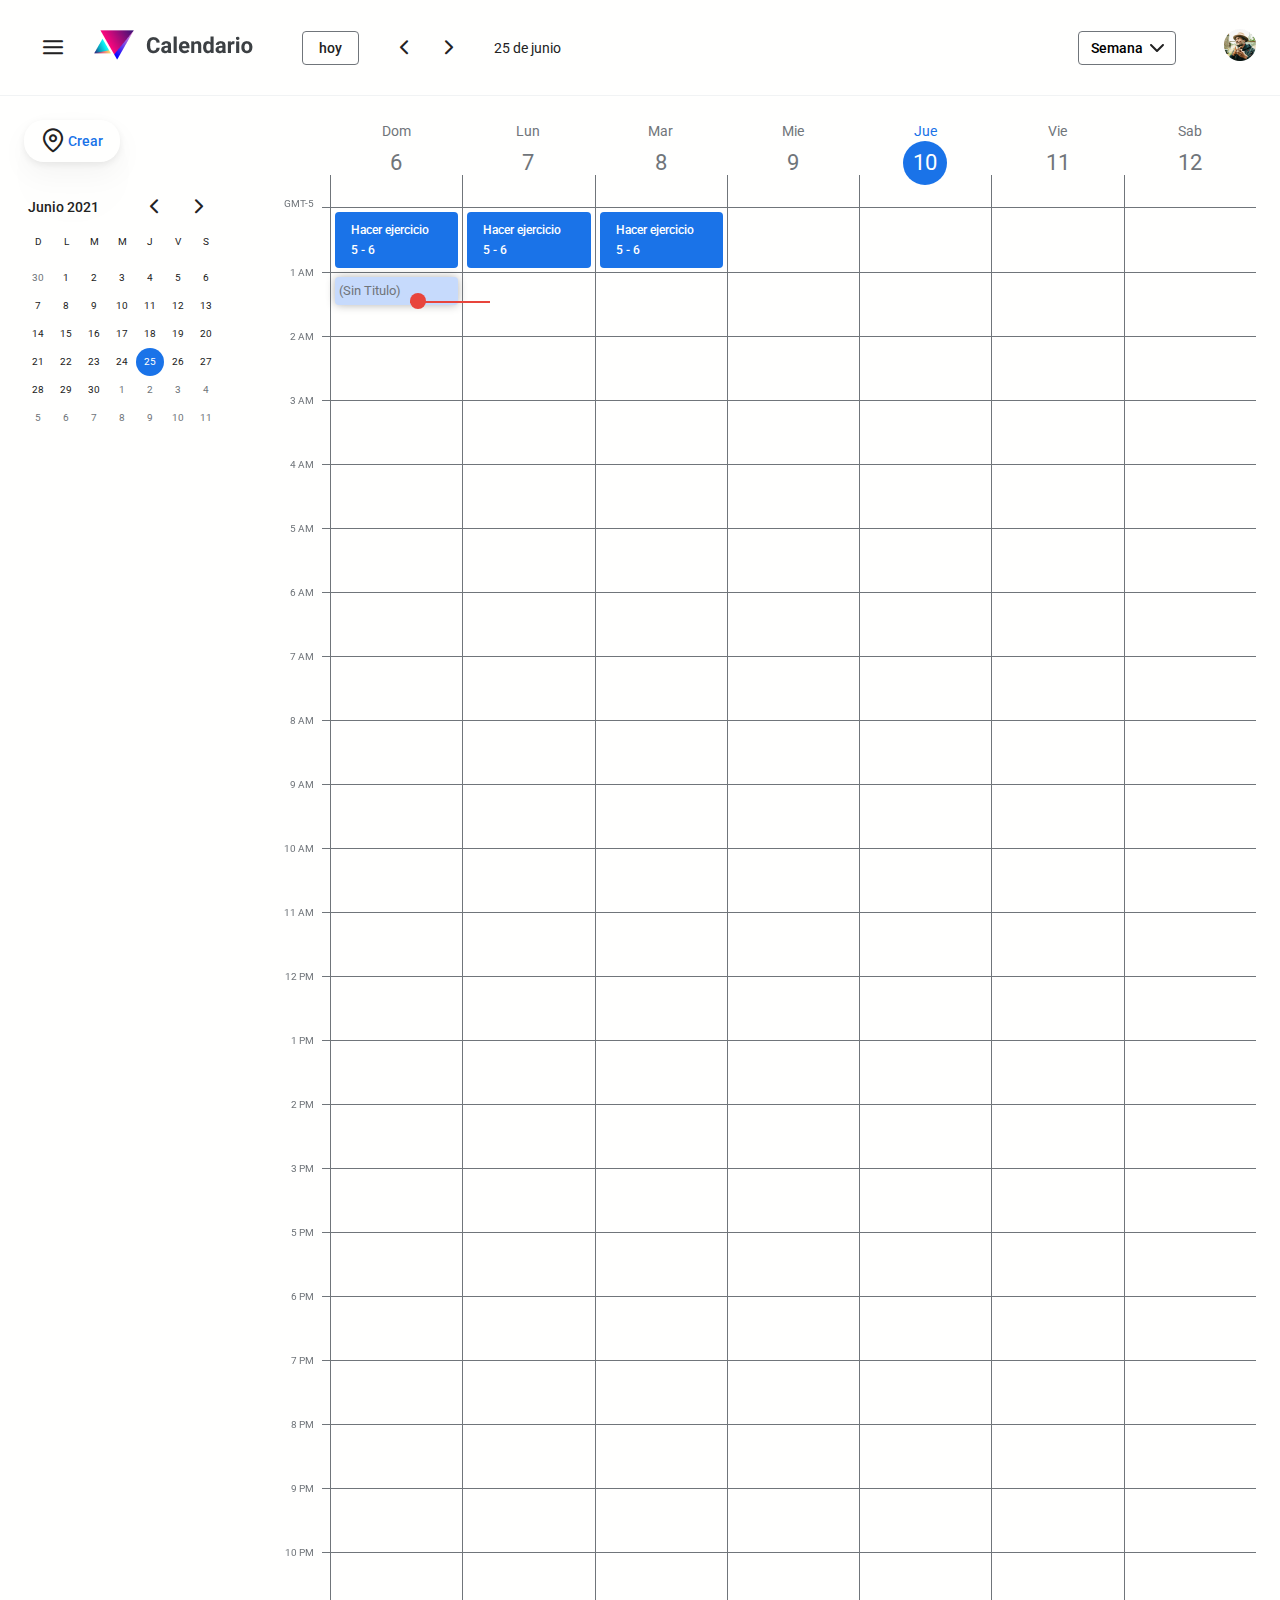
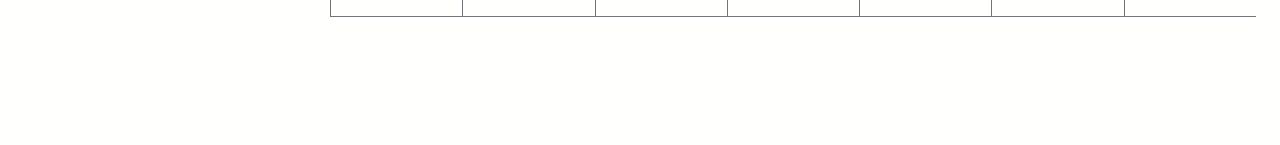
<file: calendar-principal/index.html>
<!DOCTYPE html>
<html lang="es">
<head>
    <meta charset="UTF-8">
    <meta name="viewport" content="width=device-width, initial-scale=1.0">
    <link rel="stylesheet" href="styles/style.css">
    <title>Google Calendar</title>
    <link rel="preconnect" href="https://fonts.googleapis.com">
    <link rel="preconnect" href="https://fonts.gstatic.com" crossorigin>
    <link href="https://fonts.googleapis.com/css2?family=Roboto:wght@400;500&display=swap" rel="stylesheet">
</head>
<body>
    <div class="grid">
        <div class="header">
            <div class="header-primary">
                <div class="primary_sub">
                    <button class="button iscompact">
                        <i class="icon-icon-hamburguer-button">
                        </i>
                    </button>
                    <a href="./index.html" aria-current="page" aria-label="Calendar" tabindex="-1">
                        <img src="./img/logo.png" alt="">
                    </a>
                </div>
                <div class="calendar-status">
                    <button class="button is-secondary">
                        hoy
                    </button>
                    <span class="calendar-status_navigation">
                        <a href="" class="button is-compact" aria-label="Semana Anterior">
                            <i class="icon-icon-chevron-left" aria-hidden="true"></i>
                        </a>
                        <a href="" class="button is-compact" aria-label="Siguiente Semana">
                            <i class="icon-icon-chevron-right" aria-hidden="true"></i>
                        </a>
                    </span>
                    <time class="calendar-status_date" datetime="25-06-2021">25 de junio</time>
                </div>
            </div>
            <div class="header-secondary">
                <select class="select" name="" id="">
                    <option value="" selected>Semana</option>
                    <option value="">Dia</option>
                </select>
                <a href="#user">
                    <img src="./img/sir.png" alt="">
                </a>
            </div>  
        </div>
        <div class="sidebar">
            <button class="button is-rounded is-shadowed">
                <i class="icon-icon-gps" aria-hidden="true"></i>
                <span>Crear</span>
            </button>
            <div class="mini-calendar" aria-label="Calendario de navegacion">
                <div class="mini-calendar_status">
                    <time class="mini-calendar_date" datetime="2021-06">Junio 2021</time>
                    <div class="mini-calendar_navigation">
                        <a class="button is-compact" href="#prevMonth" aria-label="Mes Anterior">
                            <i class="icon-icon-chevron-left" aria-hidden="true"></i>
                        </a>
                        <a class="button is-compact" href="#nextMonth" aria-label="Siguiente Mes">
                            <i class="icon-icon-chevron-right" aria-hidden="true"></i>
                        </a>
                    </div> 
                </div>
                <div class="mini-calendar_header">
                    <span class="mini-calendar_weekday">D</span>
                    <span class="mini-calendar_weekday">L</span>
                    <span class="mini-calendar_weekday">M</span>
                    <span class="mini-calendar_weekday">M</span>
                    <span class="mini-calendar_weekday">J</span>
                    <span class="mini-calendar_weekday">V</span>
                    <span class="mini-calendar_weekday">S</span>
                </div>
                <div class="mini-calendar_month">
                    <div class="calendar-month_day is-inactive">30</div>
                    <div class="calendar-month_day">1</div>
                    <div class="calendar-month_day">2</div>
                    <div class="calendar-month_day">3</div>
                    <div class="calendar-month_day">4</div>
                    <div class="calendar-month_day">5</div>
                    <div class="calendar-month_day">6</div>
                    <div class="calendar-month_day">7</div>
                    <div class="calendar-month_day">8</div>
                    <div class="calendar-month_day">9</div>
                    <div class="calendar-month_day">10</div>
                    <div class="calendar-month_day">11</div>
                    <div class="calendar-month_day">12</div>
                    <div class="calendar-month_day">13</div>
                    <div class="calendar-month_day">14</div>
                    <div class="calendar-month_day">15</div>
                    <div class="calendar-month_day">16</div>
                    <div class="calendar-month_day">17</div>
                    <div class="calendar-month_day">18</div>
                    <div class="calendar-month_day">19</div>
                    <div class="calendar-month_day">20</div>
                    <div class="calendar-month_day">21</div>
                    <div class="calendar-month_day">22</div>
                    <div class="calendar-month_day">23</div>
                    <div class="calendar-month_day">24</div>
                    <div class="calendar-month_day is-selected">25</div>
                    <div class="calendar-month_day">26</div>
                    <div class="calendar-month_day">27</div>
                    <div class="calendar-month_day">28</div>
                    <div class="calendar-month_day">29</div>
                    <div class="calendar-month_day">30</div>
                    <div class="calendar-month_day is-inactive">1</div>
                    <div class="calendar-month_day is-inactive">2</div>
                    <div class="calendar-month_day is-inactive">3</div>
                    <div class="calendar-month_day is-inactive">4</div>
                    <div class="calendar-month_day is-inactive">5</div>
                    <div class="calendar-month_day is-inactive">6</div>
                    <div class="calendar-month_day is-inactive">7</div>
                    <div class="calendar-month_day is-inactive">8</div>
                    <div class="calendar-month_day is-inactive">9</div>
                    <div class="calendar-month_day is-inactive">10</div>
                    <div class="calendar-month_day is-inactive">11</div>
                </div>
            </div>
        </div>
        <main class="calendar">
            <div class="current-time"></div>
            <div class="calendar-week">
                <div class="timezone-cell">GMT-5</div>
                <h2 class="calendar-day">
                    <a href="./calendar-by-day.html" aria-label="Domingo 06 de junio">
                        <time datetime="06-06-2021">
                            <span>Dom</span> <br>
                            <span>6</span>
                        </time>
                    </a>
                </h2>
                <h2 class="calendar-day">
                    <a href="./calendar-by-day.html" aria-label="Lunes 07 de junio">
                        <time datetime="06-06-2021">
                            <span>Lun</span> <br>
                            <span>7</span>
                        </time>
                    </a>
                </h2>
                <h2 class="calendar-day">
                    <a href="./calendar-by-day.html" aria-label="Martes 08 de junio">
                        <time datetime="06-06-2021">
                            <span>Mar</span> <br>
                            <span>8</span>
                        </time>
                    </a>
                </h2>
                <h2 class="calendar-day">
                    <a href="./calendar-by-day.html" aria-label="Miercoles 09 de junio">
                        <time datetime="06-06-2021">
                            <span>Mie</span> <br>
                            <span>9</span>
                        </time>
                    </a>
                </h2>
                <h2 class="calendar-day is-selected">
                    <a href="./calendar-by-day.html" aria-label="Jueves 10 de junio">
                        <time datetime="06-06-2021">
                            <span>Jue</span> <br>
                            <span>10</span>
                        </time>
                    </a>
                </h2>
                <h2 class="calendar-day">
                    <a href="./calendar-by-day.html" aria-label="Viernes 11 de junio">
                        <time datetime="06-06-2021">
                            <span>Vie</span> <br>
                            <span>11</span>
                        </time>
                    </a>
                </h2>
                <h2 class="calendar-day">
                    <a href="./calendar-by-day.html" aria-label="Sabado  12 de junio">
                        <time datetime="06-06-2021">
                            <span>Sab</span> <br>
                            <span>12</span>
                        </time>
                    </a>
                </h2>
                <span class="hourCell"></span> 
                <div class="task-cell">
                    <div tabindex="0" class="task" aria-label="De 17:00 a 18:00, hacer ejercicio">
                        <p>Hacer ejercicio</p>
                        <p>
                            <time datetime="17:00">5</time> - <time datetime="18:00">6</time>
                        </p>
                    </div>
                </div>  
                <div class="task-cell">
                    <div tabindex="0" class="task" aria-label="De 17:00 a 18:00, hacer ejercicio">
                        <p>Hacer ejercicio</p>
                        <p>
                            <time datetime="17:00">5</time> - <time datetime="18:00">6</time>
                        </p>
                    </div>
                </div>
                <div class="task-cell">
                    <div tabindex="0" class="task" aria-label="De 17:00 a 18:00, hacer ejercicio">
                        <p>Hacer ejercicio</p>
                        <p>
                            <time datetime="17:00">5</time> - <time datetime="18:00">6</time>
                        </p>
                    </div>
                </div>
                <div class="task-cell"></div>            
                <div class="task-cell"></div>            
                <div class="task-cell"></div>            
                <div class="task-cell"></div>   
                <span class="hourCell">1 AM</span> 
                <div class="task-cell is-active">
                </div>  
                <div class="task-cell">
                </div>
                <div class="task-cell">
                </div>
                <div class="task-cell"></div>            
                <div class="task-cell"></div>            
                <div class="task-cell"></div>            
                <div class="task-cell"></div>
                <span class="hourCell">2 AM</span> 
                <div class="task-cell">
                </div>  
                <div class="task-cell">
                </div>
                <div class="task-cell">
                </div>
                <div class="task-cell"></div>            
                <div class="task-cell"></div>            
                <div class="task-cell"></div>            
                <div class="task-cell"></div>
                <span class="hourCell">3 AM</span> 
                <div class="task-cell">
                </div>  
                <div class="task-cell">
                </div>
                <div class="task-cell">
                </div>
                <div class="task-cell"></div>            
                <div class="task-cell"></div>            
                <div class="task-cell"></div>            
                <div class="task-cell"></div>
                <span class="hourCell">4 AM</span> 
                <div class="task-cell">
                </div>  
                <div class="task-cell">
                </div>
                <div class="task-cell">
                </div>
                <div class="task-cell"></div>            
                <div class="task-cell"></div>            
                <div class="task-cell"></div>            
                <div class="task-cell"></div>
                <span class="hourCell">5 AM</span> 
                <div class="task-cell">
                </div>  
                <div class="task-cell">
                </div>
                <div class="task-cell">
                </div>
                <div class="task-cell"></div>            
                <div class="task-cell"></div>            
                <div class="task-cell"></div>            
                <div class="task-cell"></div>
                <span class="hourCell">6 AM</span> 
                <div class="task-cell">
                </div>  
                <div class="task-cell">
                </div>
                <div class="task-cell">
                </div>
                <div class="task-cell"></div>            
                <div class="task-cell"></div>            
                <div class="task-cell"></div>            
                <div class="task-cell"></div>
                <span class="hourCell">7 AM</span> 
                <div class="task-cell">
                </div>  
                <div class="task-cell">
                </div>
                <div class="task-cell">
                </div>
                <div class="task-cell"></div>            
                <div class="task-cell"></div>            
                <div class="task-cell"></div>            
                <div class="task-cell"></div>
                <span class="hourCell">8 AM</span> 
                <div class="task-cell">
                </div>  
                <div class="task-cell">
                </div>
                <div class="task-cell">
                </div>
                <div class="task-cell"></div>            
                <div class="task-cell"></div>            
                <div class="task-cell"></div>            
                <div class="task-cell"></div>
                <span class="hourCell">9 AM</span> 
                <div class="task-cell">
                </div>  
                <div class="task-cell">
                </div>
                <div class="task-cell">
                </div>
                <div class="task-cell"></div>            
                <div class="task-cell"></div>            
                <div class="task-cell"></div>            
                <div class="task-cell"></div>
                <span class="hourCell">10 AM</span> 
                <div class="task-cell">
                </div>  
                <div class="task-cell">
                </div>
                <div class="task-cell">
                </div>
                <div class="task-cell"></div>            
                <div class="task-cell"></div>            
                <div class="task-cell"></div>            
                <div class="task-cell"></div>
                <span class="hourCell">11 AM</span> 
                <div class="task-cell">
                </div>  
                <div class="task-cell">
                </div>
                <div class="task-cell">
                </div>
                <div class="task-cell"></div>            
                <div class="task-cell"></div>            
                <div class="task-cell"></div>            
                <div class="task-cell"></div>
                <span class="hourCell">12 PM</span> 
                <div class="task-cell">
                </div>  
                <div class="task-cell">
                </div>
                <div class="task-cell">
                </div>
                <div class="task-cell"></div>            
                <div class="task-cell"></div>            
                <div class="task-cell"></div>            
                <div class="task-cell"></div>
                <span class="hourCell">1 PM</span> 
                <div class="task-cell">
                </div>  
                <div class="task-cell">
                </div>
                <div class="task-cell">
                </div>
                <div class="task-cell"></div>            
                <div class="task-cell"></div>            
                <div class="task-cell"></div>            
                <div class="task-cell"></div>
                <span class="hourCell">2 PM</span> 
                <div class="task-cell">
                </div>  
                <div class="task-cell">
                </div>
                <div class="task-cell">
                </div>
                <div class="task-cell"></div>            
                <div class="task-cell"></div>            
                <div class="task-cell"></div>            
                <div class="task-cell"></div>
                <span class="hourCell">3 PM</span> 
                <div class="task-cell">
                </div>  
                <div class="task-cell">
                </div>
                <div class="task-cell">
                </div>
                <div class="task-cell"></div>            
                <div class="task-cell"></div>            
                <div class="task-cell"></div>            
                <div class="task-cell"></div>
                <span class="hourCell">5 PM</span> 
                <div class="task-cell">
                </div>  
                <div class="task-cell">
                </div>
                <div class="task-cell">
                </div>
                <div class="task-cell"></div>            
                <div class="task-cell"></div>            
                <div class="task-cell"></div>            
                <div class="task-cell"></div>
                <span class="hourCell">6 PM</span> 
                <div class="task-cell">
                </div>  
                <div class="task-cell">
                </div>
                <div class="task-cell">
                </div>
                <div class="task-cell"></div>            
                <div class="task-cell"></div>            
                <div class="task-cell"></div>            
                <div class="task-cell"></div>
                <span class="hourCell">7 PM</span> 
                <div class="task-cell">
                </div>  
                <div class="task-cell">
                </div>
                <div class="task-cell">
                </div>
                <div class="task-cell"></div>            
                <div class="task-cell"></div>            
                <div class="task-cell"></div>            
                <div class="task-cell"></div>
                <span class="hourCell">8 PM</span> 
                <div class="task-cell">
                </div>  
                <div class="task-cell">
                </div>
                <div class="task-cell">
                </div>
                <div class="task-cell"></div>            
                <div class="task-cell"></div>            
                <div class="task-cell"></div>            
                <div class="task-cell"></div>
                <span class="hourCell">9 PM</span> 
                <div class="task-cell">
                </div>  
                <div class="task-cell">
                </div>
                <div class="task-cell">
                </div>
                <div class="task-cell"></div>            
                <div class="task-cell"></div>            
                <div class="task-cell"></div>            
                <div class="task-cell"></div>
                <span class="hourCell">10 PM</span> 
                <div class="task-cell">
                </div>  
                <div class="task-cell">
                </div>
                <div class="task-cell">
                </div>
                <div class="task-cell"></div>            
                <div class="task-cell"></div>            
                <div class="task-cell"></div>            
                <div class="task-cell"></div>
                        
            </div>
        </main>
        <dialog class="modal">
            <form class="create-task">
                <div class="input is-oustanding">
                    <div class="input-body">
                        <input required name="tittle" type="text" placeholder="Añade in título">
                    </div>
                </div>

                <div class="input">
                    <i class="icon-icon-clock"></i>
                    <div class="input-body">
                        <input type="date" name="date" required>
                        <input type="time" name="time-start" required>
                        <input type="time" name="time-end" required>
                    </div>
                </div>

                <div class="input">
                    <i class="icon-icon-users"></i>
                    <div class="input-body">
                        <input type="text" list="guests" name="guests" placeholder="Agregar invitados" required>
                        <datalist id="guests">
                            <option value="Leonidas"></option>
                            <option value="Nefi"></option>
                            <option value="Lizeht"></option>
                            <option value="Jhamil"></option>
                        </datalist>
                    </div>
                </div>

                <div class="input">
                    <i class="icon-icon-gps"></i>
                    <div class="input-body">
                        <input name="location" type="text" placeholder="Agregar ubicación">
                    </div>
                </div>
                <div class="input">
                    <i class="icon-icon-text"></i>
                    <div class="input-body">
                        <input type="file" multiple>
                    </div>
                </div>
                <div class="input">
                    <i class="icon-icon-text"></i>
                    <div class="input-body">
                        <textarea name="description" placeholder="Agregar descripcion" id="" cols="40" rows="2"></textarea>
                    </div>
                </div>
            </form>
            <div class="modal-actions">
                <button id="close-modal" class="button">
                    cancelar
                </button>
                <button class="button is-primary">
                    Guardar
                </button>
            </div>
        </dialog>
    </div>
    <script src="./js/app.js" type="module"></script>
</body>
</html>
</file>
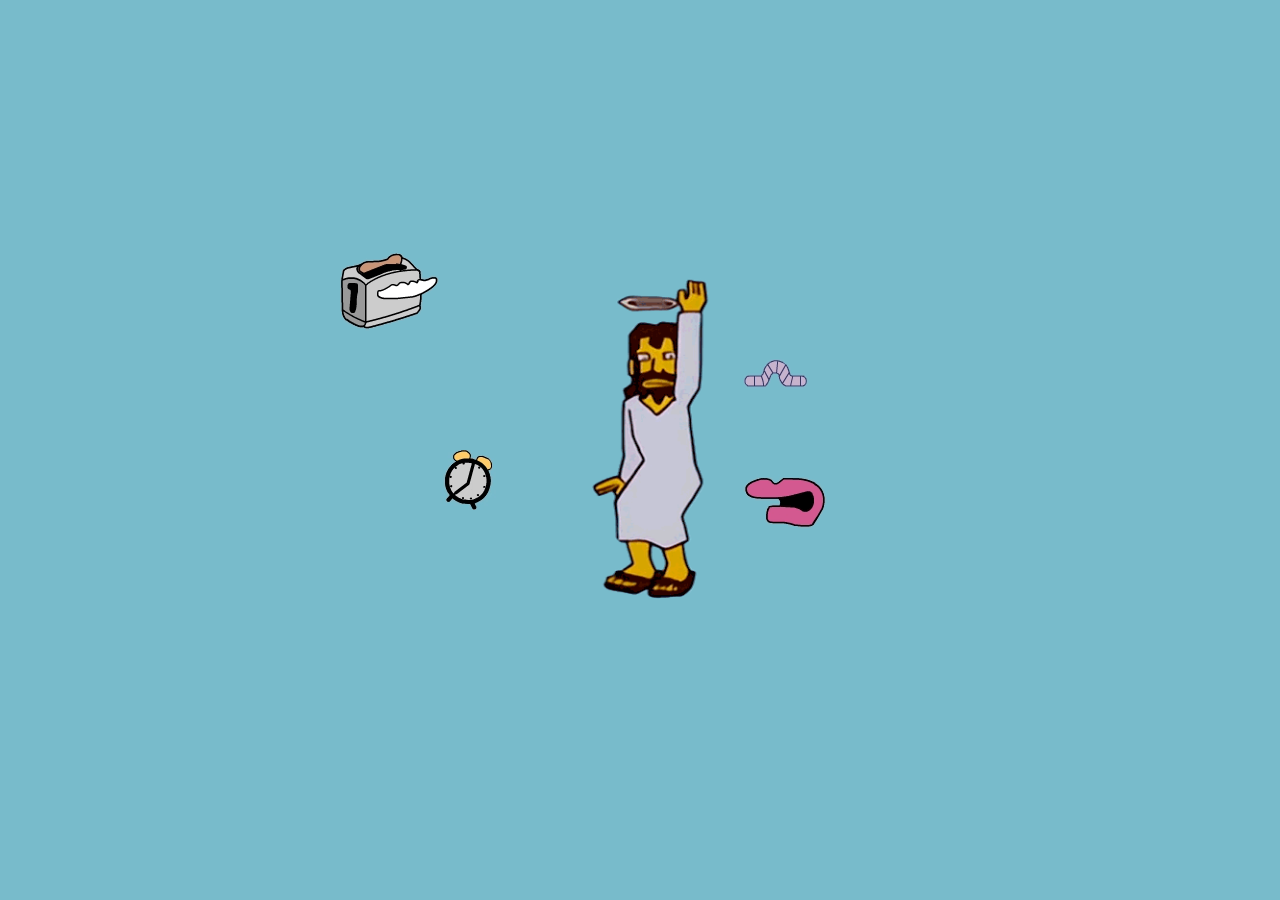
<file: page-homer/index.html>
<!DOCTYPE html>
<html lang="en">
<head>
    <meta charset="UTF-8">
    <meta name="viewport" content="width=device-width, initial-scale=1.0">
    <title>Homer Website</title>
    <link rel="stylesheet" href="styles/index.css">
</head>
<body>
    <div class="grid">
        <img class="mouth" src="./images/boca.gif" alt="">
        <img class="bell" src="./images/campana.gif" alt="">
        <img class="god" src="./images/dios.gif" alt="">
        <img class="worn" src="./images/gusano.gif" alt="">
        <img class="clock" src="./images/reloj.gif" alt="">
        <img class="toaster" src="./images/tostadora.gif" alt="">
    </div>
</body>
</html>
</file>
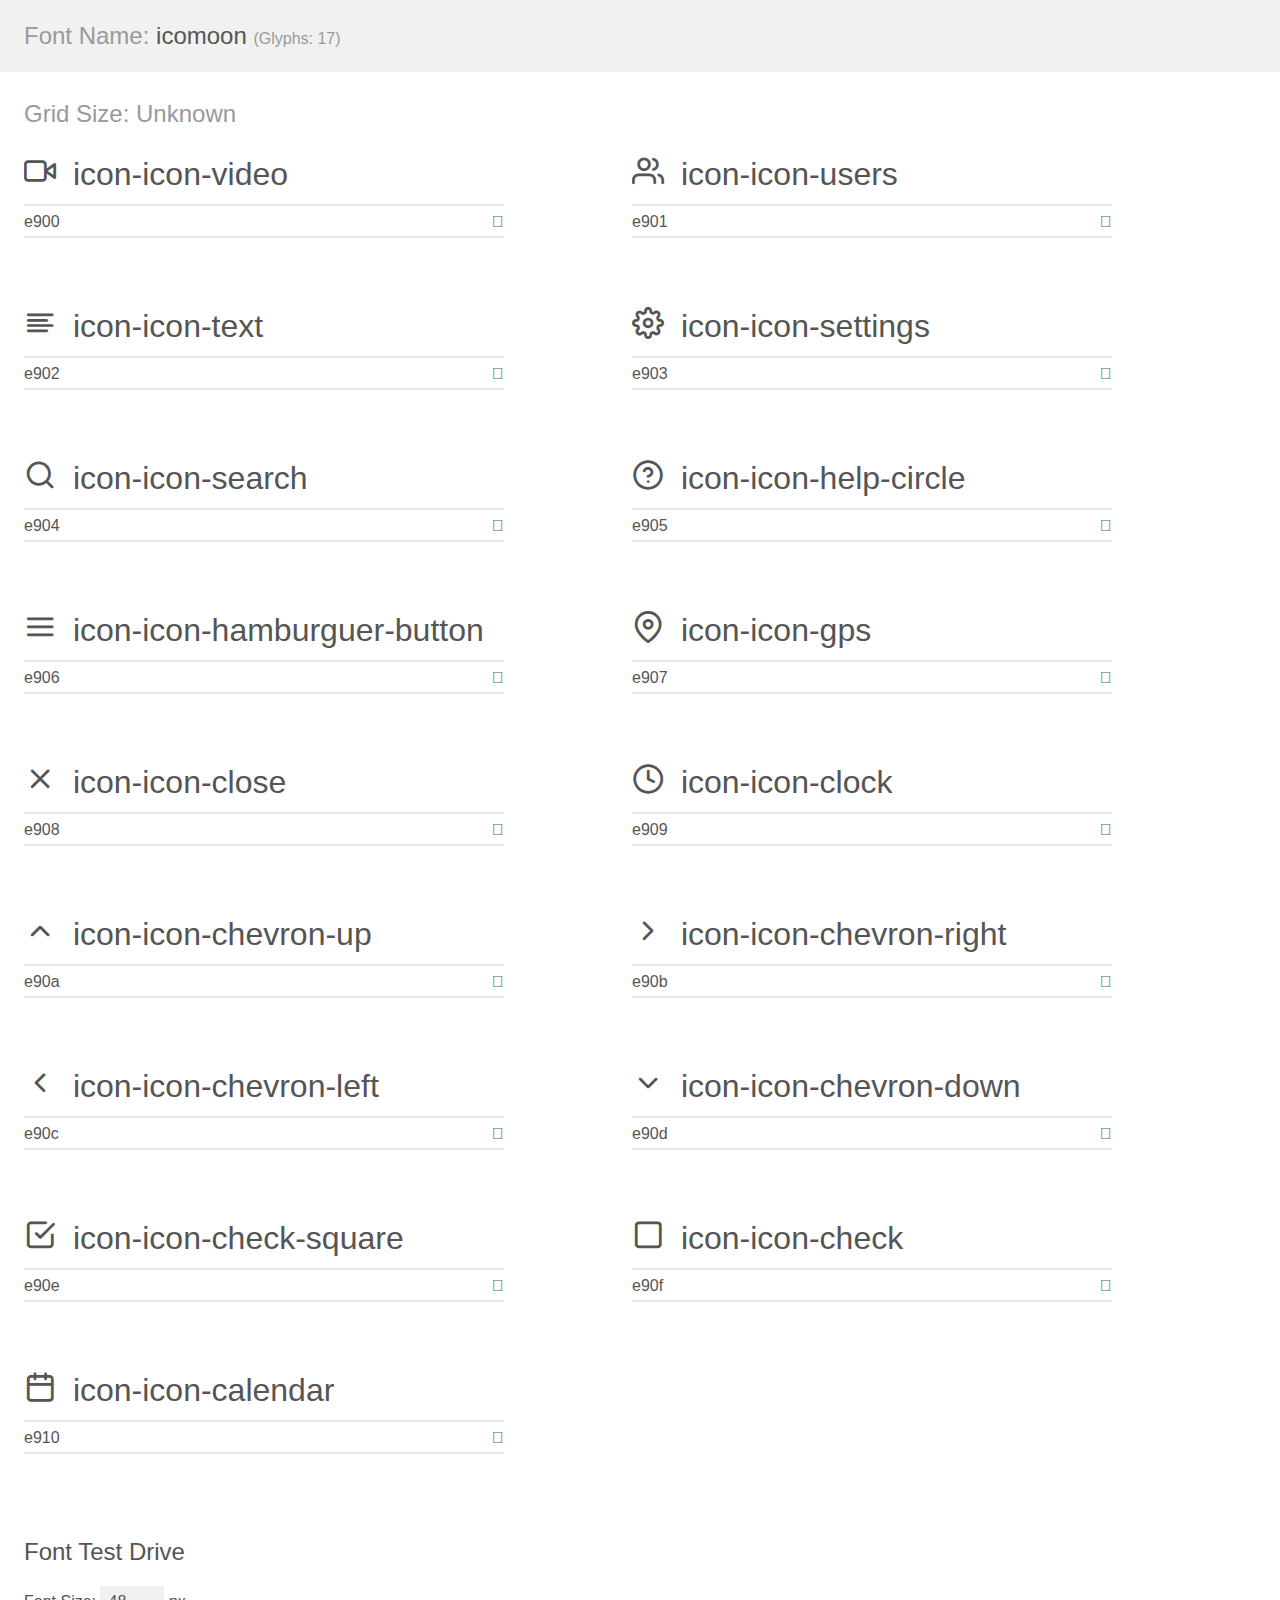
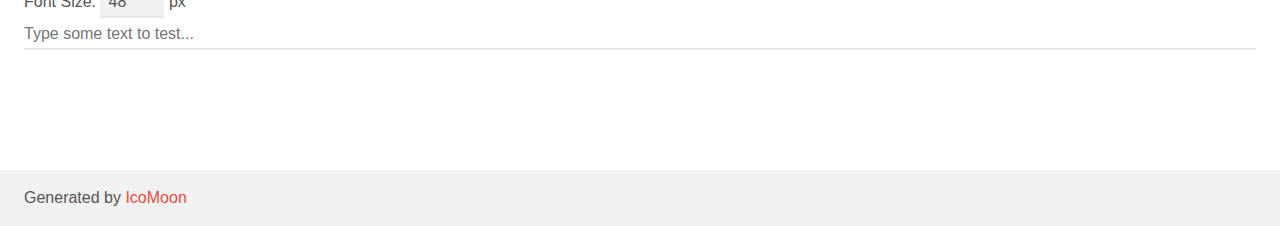
<file: calendar-principal/icomoon/demo.html>
<!doctype html>
<html>
<head>
    <meta charset="utf-8">
    <title>IcoMoon Demo</title>
    <meta name="description" content="An Icon Font Generated By IcoMoon.io">
    <meta name="viewport" content="width=device-width, initial-scale=1">
    <link rel="stylesheet" href="demo-files/demo.css">
    <link rel="stylesheet" href="style.css"></head>
<body>
    <div class="bgc1 clearfix">
        <h1 class="mhmm mvm"><span class="fgc1">Font Name:</span> icomoon <small class="fgc1">(Glyphs:&nbsp;17)</small></h1>
    </div>
    <div class="clearfix mhl ptl">
        <h1 class="mvm mtn fgc1">Grid Size: Unknown</h1>
        <div class="glyph fs1">
            <div class="clearfix bshadow0 pbs">
                <span class="icon-icon-video"></span>
                <span class="mls"> icon-icon-video</span>
            </div>
            <fieldset class="fs0 size1of1 clearfix hidden-false">
                <input type="text" readonly value="e900" class="unit size1of2" />
                <input type="text" maxlength="1" readonly value="&#xe900;" class="unitRight size1of2 talign-right" />
            </fieldset>
            <div class="fs0 bshadow0 clearfix hidden-true">
                <span class="unit pvs fgc1">liga: </span>
                <input type="text" readonly value="" class="liga unitRight" />
            </div>
        </div>
        <div class="glyph fs1">
            <div class="clearfix bshadow0 pbs">
                <span class="icon-icon-users"></span>
                <span class="mls"> icon-icon-users</span>
            </div>
            <fieldset class="fs0 size1of1 clearfix hidden-false">
                <input type="text" readonly value="e901" class="unit size1of2" />
                <input type="text" maxlength="1" readonly value="&#xe901;" class="unitRight size1of2 talign-right" />
            </fieldset>
            <div class="fs0 bshadow0 clearfix hidden-true">
                <span class="unit pvs fgc1">liga: </span>
                <input type="text" readonly value="" class="liga unitRight" />
            </div>
        </div>
        <div class="glyph fs1">
            <div class="clearfix bshadow0 pbs">
                <span class="icon-icon-text"></span>
                <span class="mls"> icon-icon-text</span>
            </div>
            <fieldset class="fs0 size1of1 clearfix hidden-false">
                <input type="text" readonly value="e902" class="unit size1of2" />
                <input type="text" maxlength="1" readonly value="&#xe902;" class="unitRight size1of2 talign-right" />
            </fieldset>
            <div class="fs0 bshadow0 clearfix hidden-true">
                <span class="unit pvs fgc1">liga: </span>
                <input type="text" readonly value="" class="liga unitRight" />
            </div>
        </div>
        <div class="glyph fs1">
            <div class="clearfix bshadow0 pbs">
                <span class="icon-icon-settings"></span>
                <span class="mls"> icon-icon-settings</span>
            </div>
            <fieldset class="fs0 size1of1 clearfix hidden-false">
                <input type="text" readonly value="e903" class="unit size1of2" />
                <input type="text" maxlength="1" readonly value="&#xe903;" class="unitRight size1of2 talign-right" />
            </fieldset>
            <div class="fs0 bshadow0 clearfix hidden-true">
                <span class="unit pvs fgc1">liga: </span>
                <input type="text" readonly value="" class="liga unitRight" />
            </div>
        </div>
        <div class="glyph fs1">
            <div class="clearfix bshadow0 pbs">
                <span class="icon-icon-search"></span>
                <span class="mls"> icon-icon-search</span>
            </div>
            <fieldset class="fs0 size1of1 clearfix hidden-false">
                <input type="text" readonly value="e904" class="unit size1of2" />
                <input type="text" maxlength="1" readonly value="&#xe904;" class="unitRight size1of2 talign-right" />
            </fieldset>
            <div class="fs0 bshadow0 clearfix hidden-true">
                <span class="unit pvs fgc1">liga: </span>
                <input type="text" readonly value="" class="liga unitRight" />
            </div>
        </div>
        <div class="glyph fs1">
            <div class="clearfix bshadow0 pbs">
                <span class="icon-icon-help-circle"></span>
                <span class="mls"> icon-icon-help-circle</span>
            </div>
            <fieldset class="fs0 size1of1 clearfix hidden-false">
                <input type="text" readonly value="e905" class="unit size1of2" />
                <input type="text" maxlength="1" readonly value="&#xe905;" class="unitRight size1of2 talign-right" />
            </fieldset>
            <div class="fs0 bshadow0 clearfix hidden-true">
                <span class="unit pvs fgc1">liga: </span>
                <input type="text" readonly value="" class="liga unitRight" />
            </div>
        </div>
        <div class="glyph fs1">
            <div class="clearfix bshadow0 pbs">
                <span class="icon-icon-hamburguer-button"></span>
                <span class="mls"> icon-icon-hamburguer-button</span>
            </div>
            <fieldset class="fs0 size1of1 clearfix hidden-false">
                <input type="text" readonly value="e906" class="unit size1of2" />
                <input type="text" maxlength="1" readonly value="&#xe906;" class="unitRight size1of2 talign-right" />
            </fieldset>
            <div class="fs0 bshadow0 clearfix hidden-true">
                <span class="unit pvs fgc1">liga: </span>
                <input type="text" readonly value="" class="liga unitRight" />
            </div>
        </div>
        <div class="glyph fs1">
            <div class="clearfix bshadow0 pbs">
                <span class="icon-icon-gps"></span>
                <span class="mls"> icon-icon-gps</span>
            </div>
            <fieldset class="fs0 size1of1 clearfix hidden-false">
                <input type="text" readonly value="e907" class="unit size1of2" />
                <input type="text" maxlength="1" readonly value="&#xe907;" class="unitRight size1of2 talign-right" />
            </fieldset>
            <div class="fs0 bshadow0 clearfix hidden-true">
                <span class="unit pvs fgc1">liga: </span>
                <input type="text" readonly value="" class="liga unitRight" />
            </div>
        </div>
        <div class="glyph fs1">
            <div class="clearfix bshadow0 pbs">
                <span class="icon-icon-close"></span>
                <span class="mls"> icon-icon-close</span>
            </div>
            <fieldset class="fs0 size1of1 clearfix hidden-false">
                <input type="text" readonly value="e908" class="unit size1of2" />
                <input type="text" maxlength="1" readonly value="&#xe908;" class="unitRight size1of2 talign-right" />
            </fieldset>
            <div class="fs0 bshadow0 clearfix hidden-true">
                <span class="unit pvs fgc1">liga: </span>
                <input type="text" readonly value="" class="liga unitRight" />
            </div>
        </div>
        <div class="glyph fs1">
            <div class="clearfix bshadow0 pbs">
                <span class="icon-icon-clock"></span>
                <span class="mls"> icon-icon-clock</span>
            </div>
            <fieldset class="fs0 size1of1 clearfix hidden-false">
                <input type="text" readonly value="e909" class="unit size1of2" />
                <input type="text" maxlength="1" readonly value="&#xe909;" class="unitRight size1of2 talign-right" />
            </fieldset>
            <div class="fs0 bshadow0 clearfix hidden-true">
                <span class="unit pvs fgc1">liga: </span>
                <input type="text" readonly value="" class="liga unitRight" />
            </div>
        </div>
        <div class="glyph fs1">
            <div class="clearfix bshadow0 pbs">
                <span class="icon-icon-chevron-up"></span>
                <span class="mls"> icon-icon-chevron-up</span>
            </div>
            <fieldset class="fs0 size1of1 clearfix hidden-false">
                <input type="text" readonly value="e90a" class="unit size1of2" />
                <input type="text" maxlength="1" readonly value="&#xe90a;" class="unitRight size1of2 talign-right" />
            </fieldset>
            <div class="fs0 bshadow0 clearfix hidden-true">
                <span class="unit pvs fgc1">liga: </span>
                <input type="text" readonly value="" class="liga unitRight" />
            </div>
        </div>
        <div class="glyph fs1">
            <div class="clearfix bshadow0 pbs">
                <span class="icon-icon-chevron-right"></span>
                <span class="mls"> icon-icon-chevron-right</span>
            </div>
            <fieldset class="fs0 size1of1 clearfix hidden-false">
                <input type="text" readonly value="e90b" class="unit size1of2" />
                <input type="text" maxlength="1" readonly value="&#xe90b;" class="unitRight size1of2 talign-right" />
            </fieldset>
            <div class="fs0 bshadow0 clearfix hidden-true">
                <span class="unit pvs fgc1">liga: </span>
                <input type="text" readonly value="" class="liga unitRight" />
            </div>
        </div>
        <div class="glyph fs1">
            <div class="clearfix bshadow0 pbs">
                <span class="icon-icon-chevron-left"></span>
                <span class="mls"> icon-icon-chevron-left</span>
            </div>
            <fieldset class="fs0 size1of1 clearfix hidden-false">
                <input type="text" readonly value="e90c" class="unit size1of2" />
                <input type="text" maxlength="1" readonly value="&#xe90c;" class="unitRight size1of2 talign-right" />
            </fieldset>
            <div class="fs0 bshadow0 clearfix hidden-true">
                <span class="unit pvs fgc1">liga: </span>
                <input type="text" readonly value="" class="liga unitRight" />
            </div>
        </div>
        <div class="glyph fs1">
            <div class="clearfix bshadow0 pbs">
                <span class="icon-icon-chevron-down"></span>
                <span class="mls"> icon-icon-chevron-down</span>
            </div>
            <fieldset class="fs0 size1of1 clearfix hidden-false">
                <input type="text" readonly value="e90d" class="unit size1of2" />
                <input type="text" maxlength="1" readonly value="&#xe90d;" class="unitRight size1of2 talign-right" />
            </fieldset>
            <div class="fs0 bshadow0 clearfix hidden-true">
                <span class="unit pvs fgc1">liga: </span>
                <input type="text" readonly value="" class="liga unitRight" />
            </div>
        </div>
        <div class="glyph fs1">
            <div class="clearfix bshadow0 pbs">
                <span class="icon-icon-check-square"></span>
                <span class="mls"> icon-icon-check-square</span>
            </div>
            <fieldset class="fs0 size1of1 clearfix hidden-false">
                <input type="text" readonly value="e90e" class="unit size1of2" />
                <input type="text" maxlength="1" readonly value="&#xe90e;" class="unitRight size1of2 talign-right" />
            </fieldset>
            <div class="fs0 bshadow0 clearfix hidden-true">
                <span class="unit pvs fgc1">liga: </span>
                <input type="text" readonly value="" class="liga unitRight" />
            </div>
        </div>
        <div class="glyph fs1">
            <div class="clearfix bshadow0 pbs">
                <span class="icon-icon-check"></span>
                <span class="mls"> icon-icon-check</span>
            </div>
            <fieldset class="fs0 size1of1 clearfix hidden-false">
                <input type="text" readonly value="e90f" class="unit size1of2" />
                <input type="text" maxlength="1" readonly value="&#xe90f;" class="unitRight size1of2 talign-right" />
            </fieldset>
            <div class="fs0 bshadow0 clearfix hidden-true">
                <span class="unit pvs fgc1">liga: </span>
                <input type="text" readonly value="" class="liga unitRight" />
            </div>
        </div>
        <div class="glyph fs1">
            <div class="clearfix bshadow0 pbs">
                <span class="icon-icon-calendar"></span>
                <span class="mls"> icon-icon-calendar</span>
            </div>
            <fieldset class="fs0 size1of1 clearfix hidden-false">
                <input type="text" readonly value="e910" class="unit size1of2" />
                <input type="text" maxlength="1" readonly value="&#xe910;" class="unitRight size1of2 talign-right" />
            </fieldset>
            <div class="fs0 bshadow0 clearfix hidden-true">
                <span class="unit pvs fgc1">liga: </span>
                <input type="text" readonly value="" class="liga unitRight" />
            </div>
        </div>
    </div>

    <!--[if gt IE 8]><!-->
    <div class="mhl clearfix mbl">
        <h1>Font Test Drive</h1>
        <label>
            Font Size: <input id="fontSize" type="number" class="textbox0 mbm"
            min="8" value="48" />
            px
        </label>
        <input id="testText" type="text" class="phl size1of1 mvl"
        placeholder="Type some text to test..." value=""/>
        <div id="testDrive" class="icon-" style="font-family: icomoon">&nbsp;
        </div>
    </div>
    <!--<![endif]-->
    <div class="bgc1 clearfix">
        <p class="mhl">Generated by <a href="https://icomoon.io/app">IcoMoon</a></p>
    </div>

    <script src="demo-files/demo.js"></script>
</body>
</html>
</file>
<file: calendar-principal/styles/style.css>
@import "./global.css";
@import "./icon.css";
@import "./grid.css";
@import "./calendar.css";
@import "./button.css";
@import "./select.css";
@import "./calendar-status.css";
@import "./header.css";
@import "./mini-calendar.css";
@import "./sidebar.css";
@import "./modal.css";
@import "./input.css";
@import "./create-task.css";
</file>
<file: page-homer/styles/index.css>
body {
    margin: 0;
    background-color: #78bbcb;
    display: flex;
    justify-content: center;
    align-items: center;
    block-size: 100vh;
}


.grid {
    display: grid;
    grid-template-columns: repeat(6, 100px);
    grid-template-rows: repeat(6, 100px);
    

}

.grid img {
    max-inline-size: 100%;
    box-sizing: border-box;
}

.god {
   
    grid-column:3 / 5 ;
    grid-row-start: 2;
}

.mouth {
    
    grid-column-start:5 ;
    grid-row-start:4 ;
}

.bell {
   
    grid-column-start:2 ;
    grid-row-start:4 ;
}

.clock {
   
    grid-column-start: 2;
    grid-row-start:4 ;
}

.toaster {
   
    grid-column-start: 1;
    grid-row-start:2 ;
}

.worn {
    
    grid-column-start: 5;
    grid-row-start:3 ;
}
</file>
<file: calendar-principal/icomoon/demo-files/demo.css>
body {
  padding: 0;
  margin: 0;
  font-family: sans-serif;
  font-size: 1em;
  line-height: 1.5;
  color: #555;
  background: #fff;
}
h1 {
  font-size: 1.5em;
  font-weight: normal;
}
small {
  font-size: .66666667em;
}
a {
  color: #e74c3c;
  text-decoration: none;
}
a:hover, a:focus {
  box-shadow: 0 1px #e74c3c;
}
.bshadow0, input {
  box-shadow: inset 0 -2px #e7e7e7;
}
input:hover {
  box-shadow: inset 0 -2px #ccc;
}
input, fieldset {
  font-family: sans-serif;
  font-size: 1em;
  margin: 0;
  padding: 0;
  border: 0;
}
input {
  color: inherit;
  line-height: 1.5;
  height: 1.5em;
  padding: .25em 0;
}
input:focus {
  outline: none;
  box-shadow: inset 0 -2px #449fdb;
}
.glyph {
  font-size: 16px;
  width: 15em;
  padding-bottom: 1em;
  margin-right: 4em;
  margin-bottom: 1em;
  float: left;
  overflow: hidden;
}
.liga {
  width: 80%;
  width: calc(100% - 2.5em);
}
.talign-right {
  text-align: right;
}
.talign-center {
  text-align: center;
}
.bgc1 {
  background: #f1f1f1;
}
.fgc1 {
  color: #999;
}
.fgc0 {
  color: #000;
}
p {
  margin-top: 1em;
  margin-bottom: 1em;
}
.mvm {
  margin-top: .75em;
  margin-bottom: .75em;
}
.mtn {
  margin-top: 0;
}
.mtl, .mal {
  margin-top: 1.5em;
}
.mbl, .mal {
  margin-bottom: 1.5em;
}
.mal, .mhl {
  margin-left: 1.5em;
  margin-right: 1.5em;
}
.mhmm {
  margin-left: 1em;
  margin-right: 1em;
}
.mls {
  margin-left: .25em;
}
.ptl {
  padding-top: 1.5em;
}
.pbs, .pvs {
  padding-bottom: .25em;
}
.pvs, .pts {
  padding-top: .25em;
}
.unit {
  float: left;
}
.unitRight {
  float: right;
}
.size1of2 {
  width: 50%;
}
.size1of1 {
  width: 100%;
}
.clearfix:before, .clearfix:after {
  content: " ";
  display: table;
}
.clearfix:after {
  clear: both;
}
.hidden-true {
  display: none;
}
.textbox0 {
  width: 3em;
  background: #f1f1f1;
  padding: .25em .5em;
  line-height: 1.5;
  height: 1.5em;
}
#testDrive {
  display: block;
  padding-top: 24px;
  line-height: 1.5;
}
.fs0 {
  font-size: 16px;
}
.fs1 {
  font-size: 32px;
}
</file>
<file: calendar-principal/icomoon/style.css>
@font-face {
  font-family: 'icomoon';
  src:  url('fonts/icomoon.eot?qa8rhc');
  src:  url('fonts/icomoon.eot?qa8rhc#iefix') format('embedded-opentype'),
    url('fonts/icomoon.ttf?qa8rhc') format('truetype'),
    url('fonts/icomoon.woff?qa8rhc') format('woff'),
    url('fonts/icomoon.svg?qa8rhc#icomoon') format('svg');
  font-weight: normal;
  font-style: normal;
  font-display: block;
}

[class^="icon-"], [class*=" icon-"] {
  /* use !important to prevent issues with browser extensions that change fonts */
  font-family: 'icomoon' !important;
  speak: never;
  font-style: normal;
  font-weight: normal;
  font-variant: normal;
  text-transform: none;
  line-height: 1;

  /* Better Font Rendering =========== */
  -webkit-font-smoothing: antialiased;
  -moz-osx-font-smoothing: grayscale;
}

.icon-icon-video:before {
  content: "\e900";
}
.icon-icon-users:before {
  content: "\e901";
}
.icon-icon-text:before {
  content: "\e902";
}
.icon-icon-settings:before {
  content: "\e903";
}
.icon-icon-search:before {
  content: "\e904";
}
.icon-icon-help-circle:before {
  content: "\e905";
}
.icon-icon-hamburguer-button:before {
  content: "\e906";
}
.icon-icon-gps:before {
  content: "\e907";
}
.icon-icon-close:before {
  content: "\e908";
}
.icon-icon-clock:before {
  content: "\e909";
}
.icon-icon-chevron-up:before {
  content: "\e90a";
}
.icon-icon-chevron-right:before {
  content: "\e90b";
}
.icon-icon-chevron-left:before {
  content: "\e90c";
}
.icon-icon-chevron-down:before {
  content: "\e90d";
}
.icon-icon-check-square:before {
  content: "\e90e";
}
.icon-icon-check:before {
  content: "\e90f";
}
.icon-icon-calendar:before {
  content: "\e910";
}
</file>
